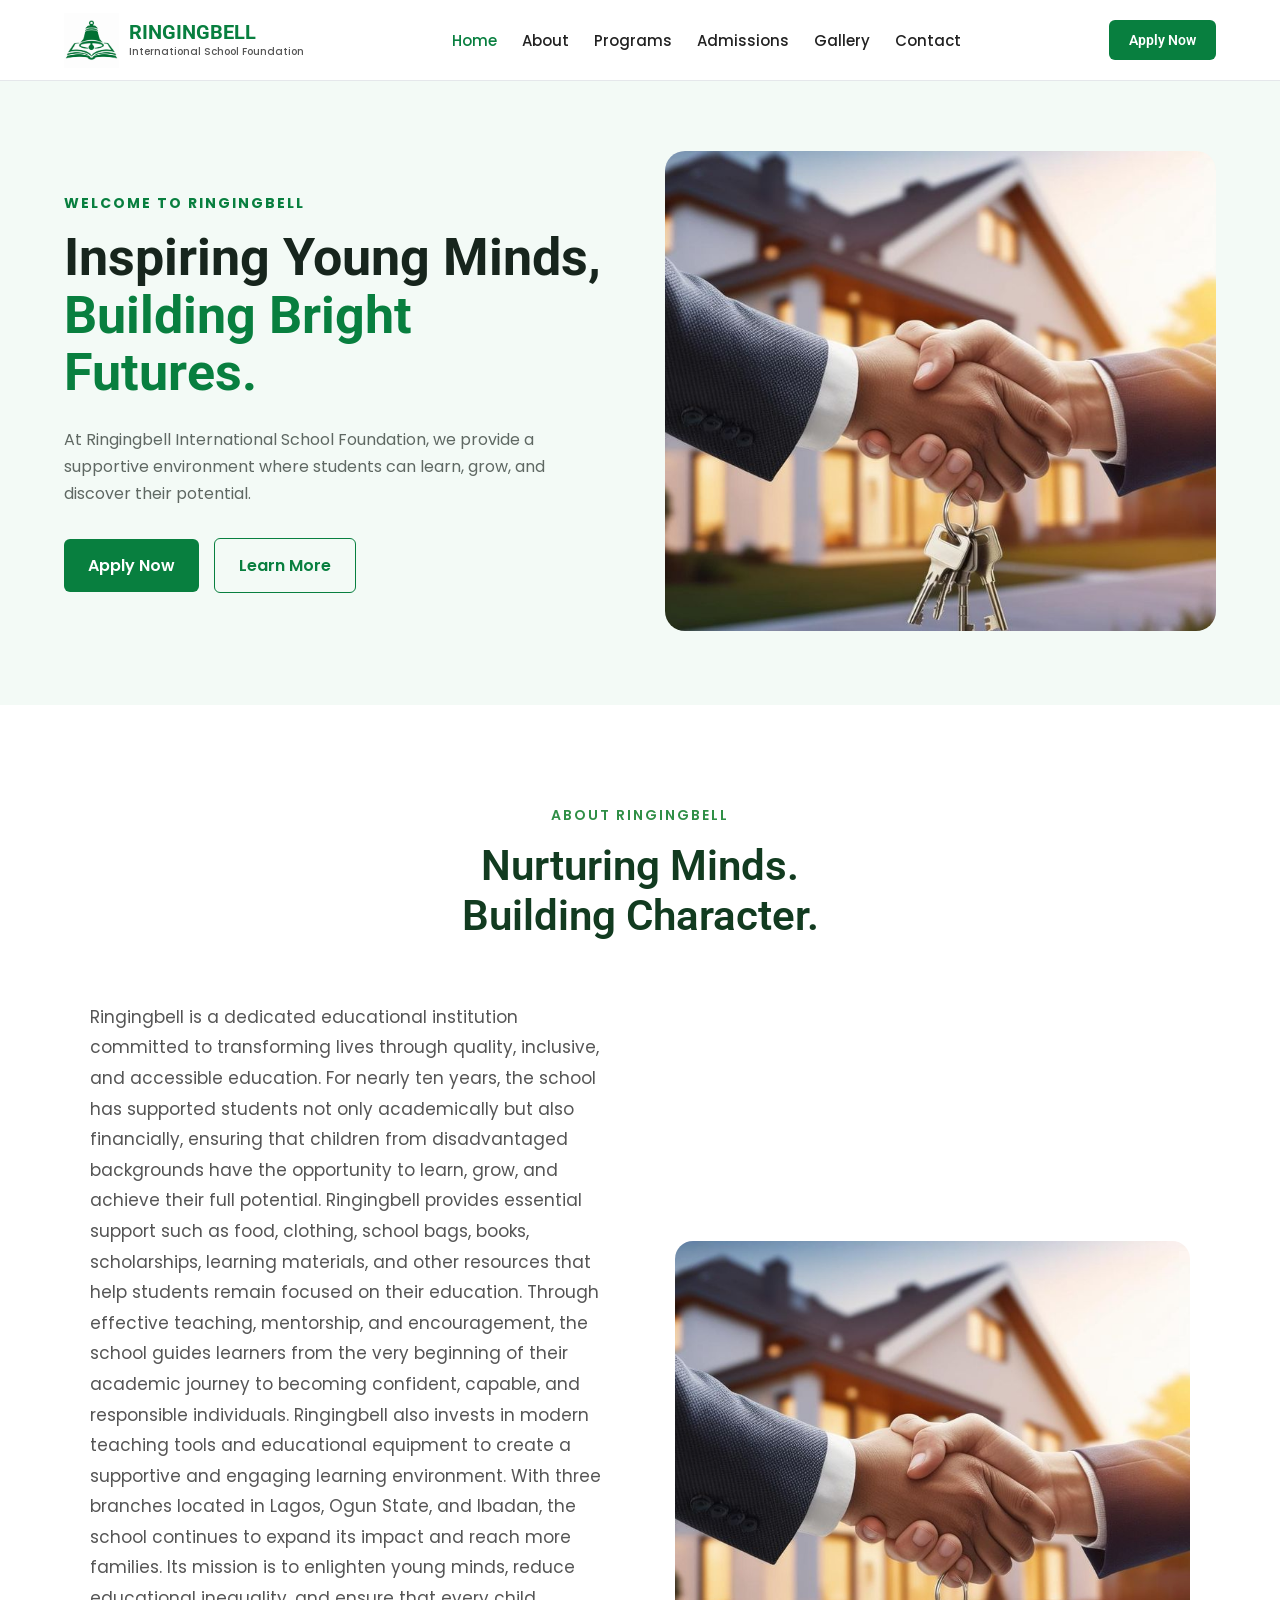
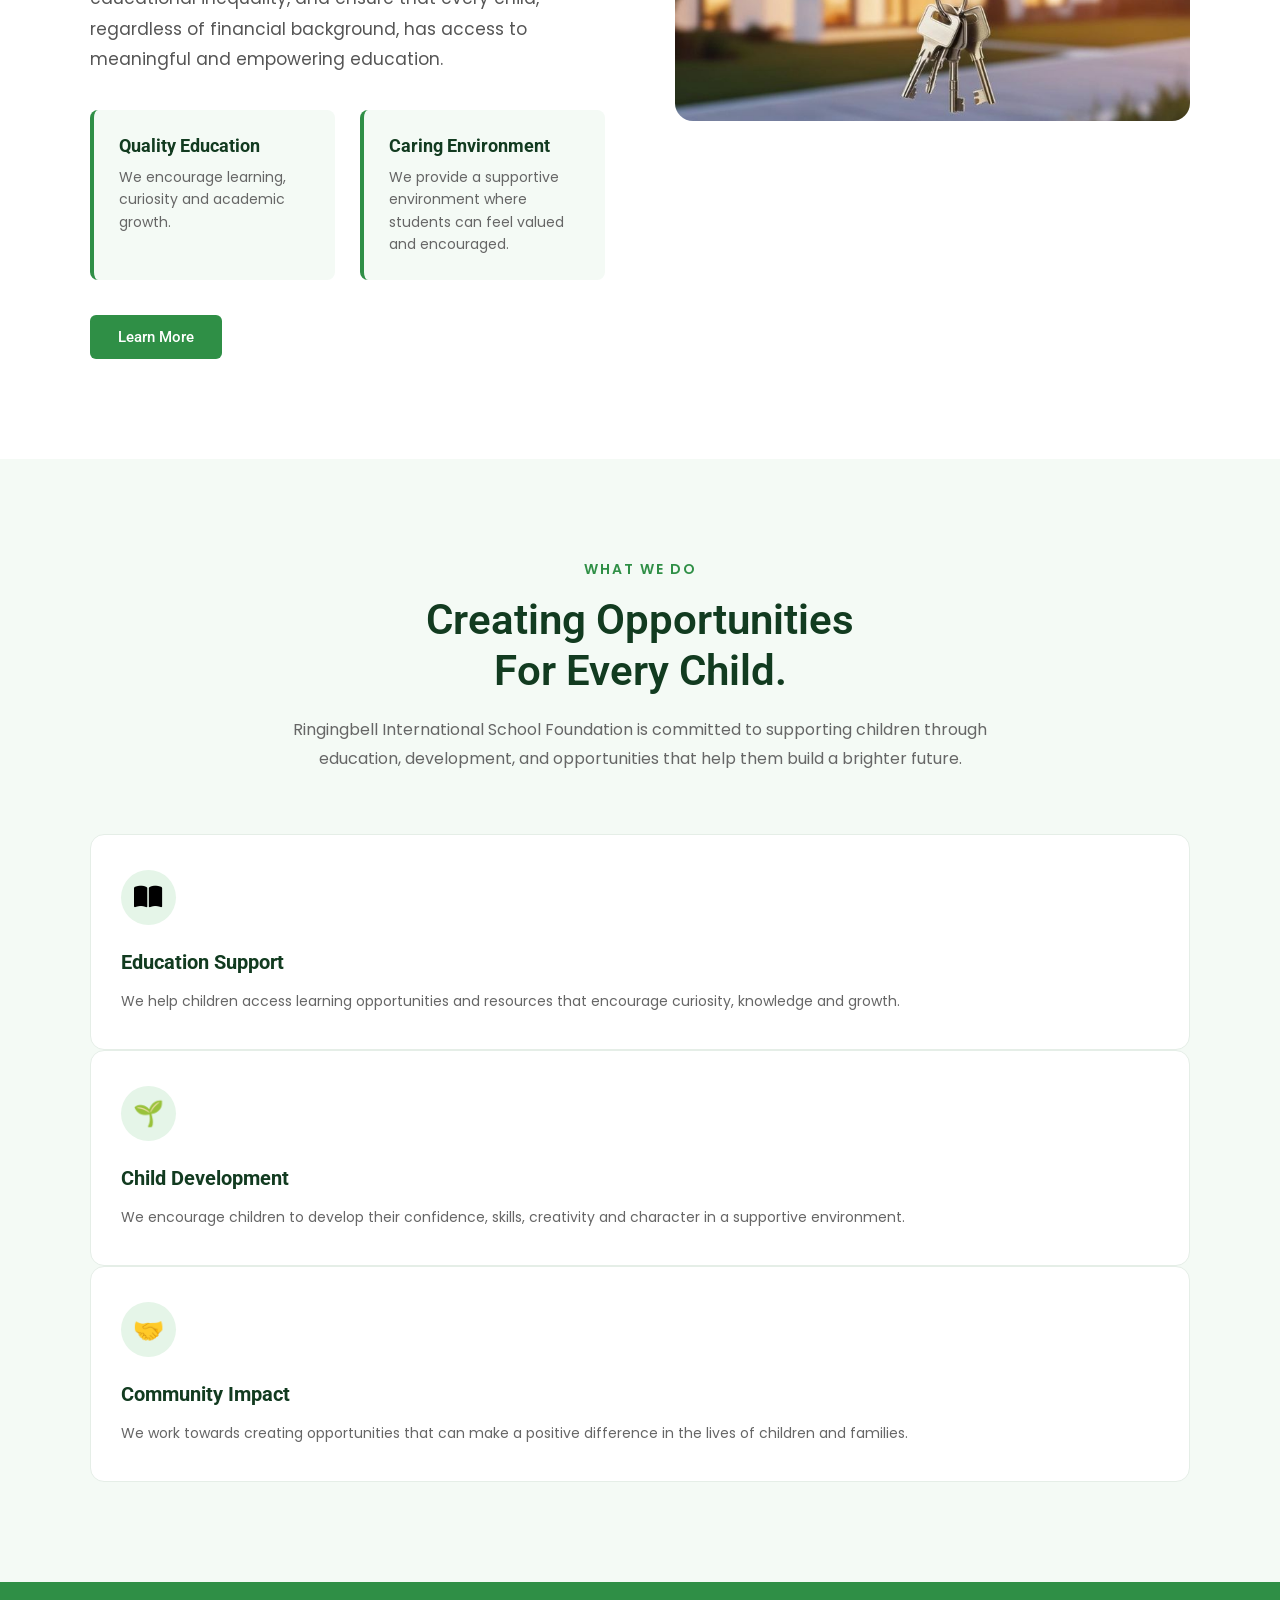
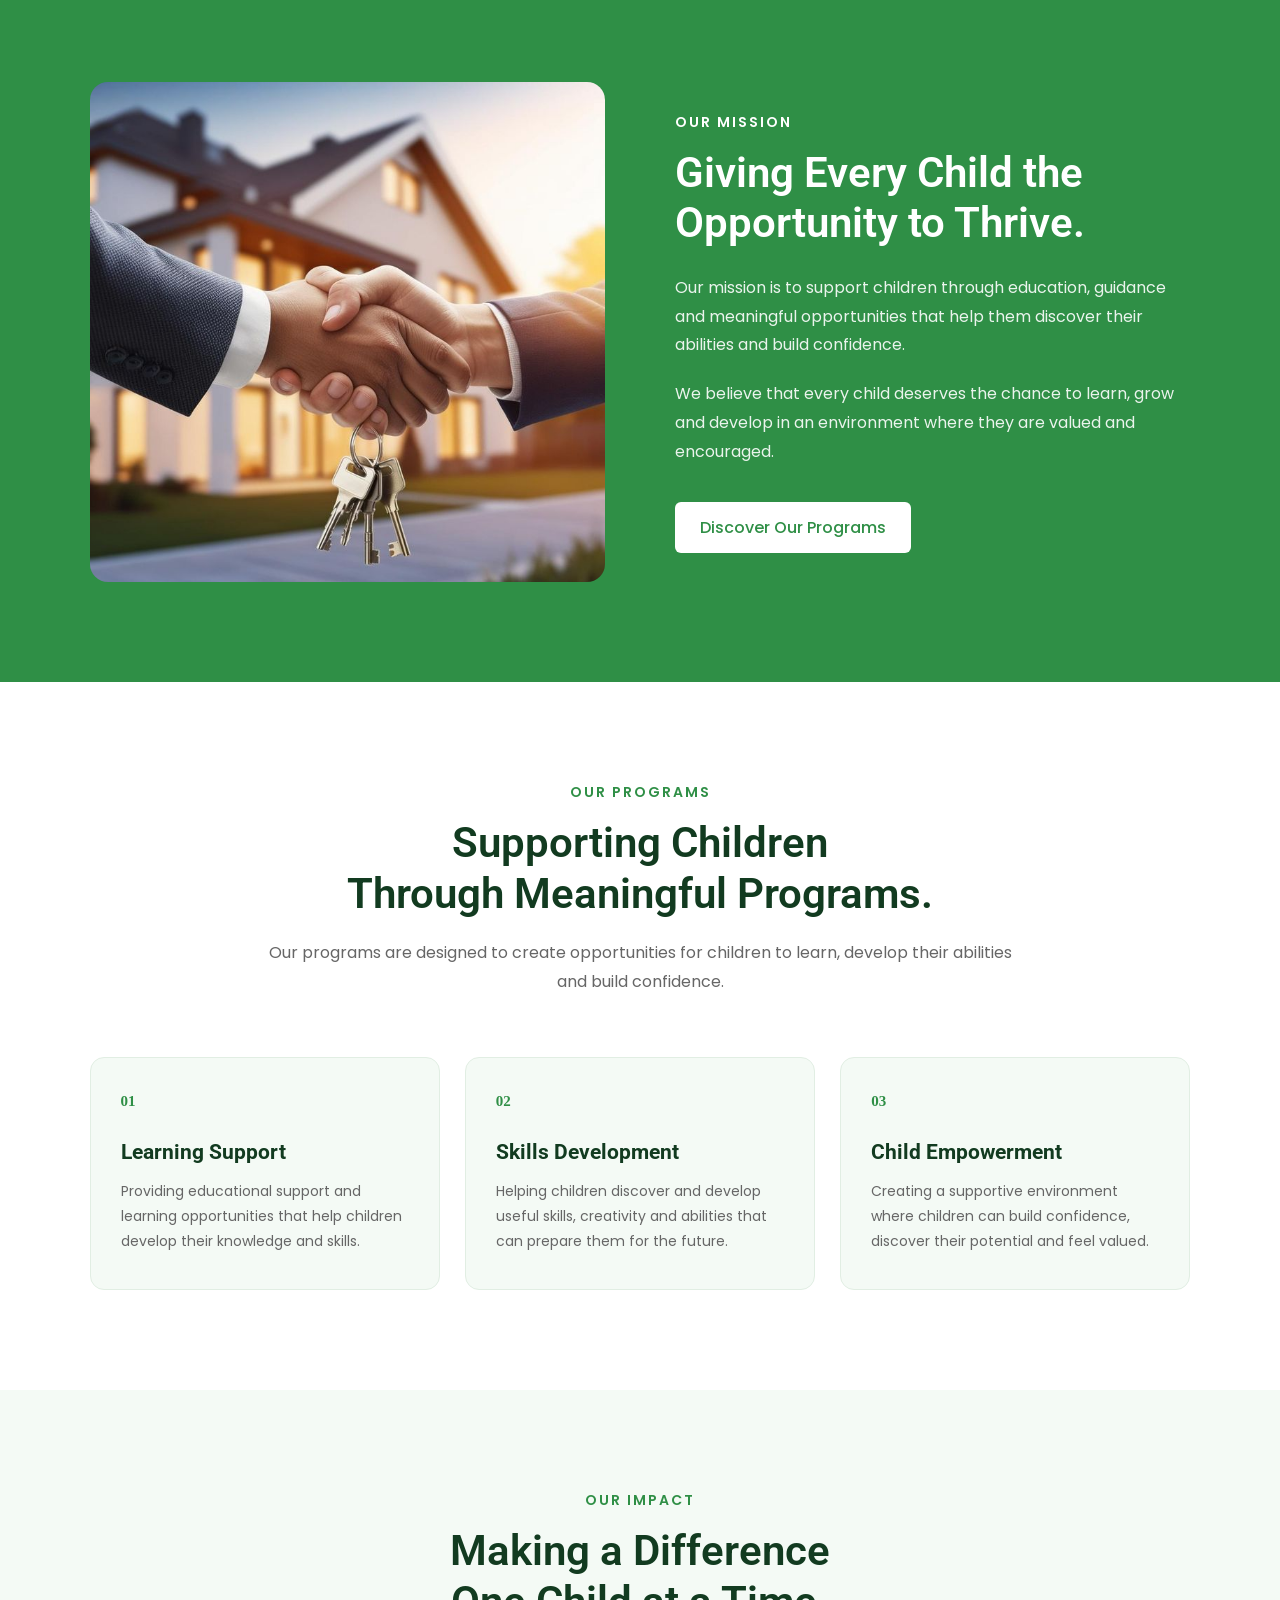
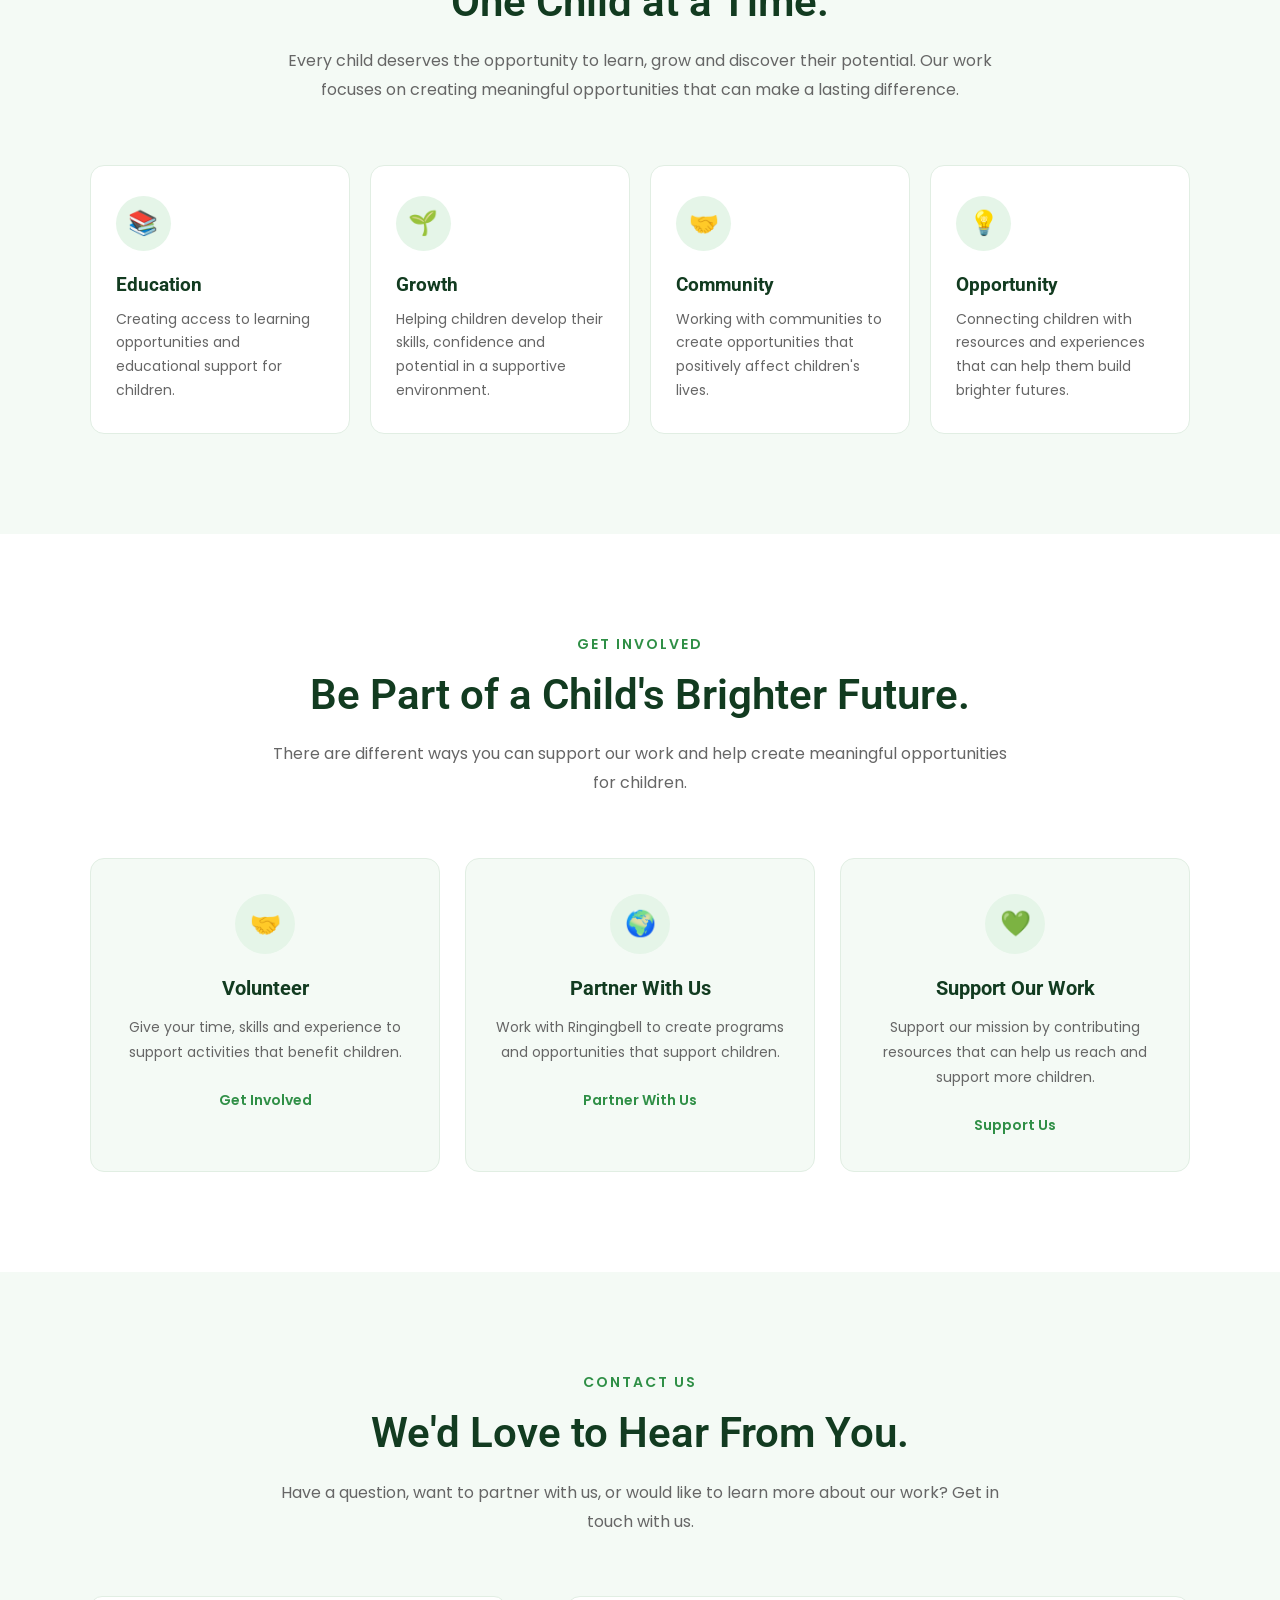
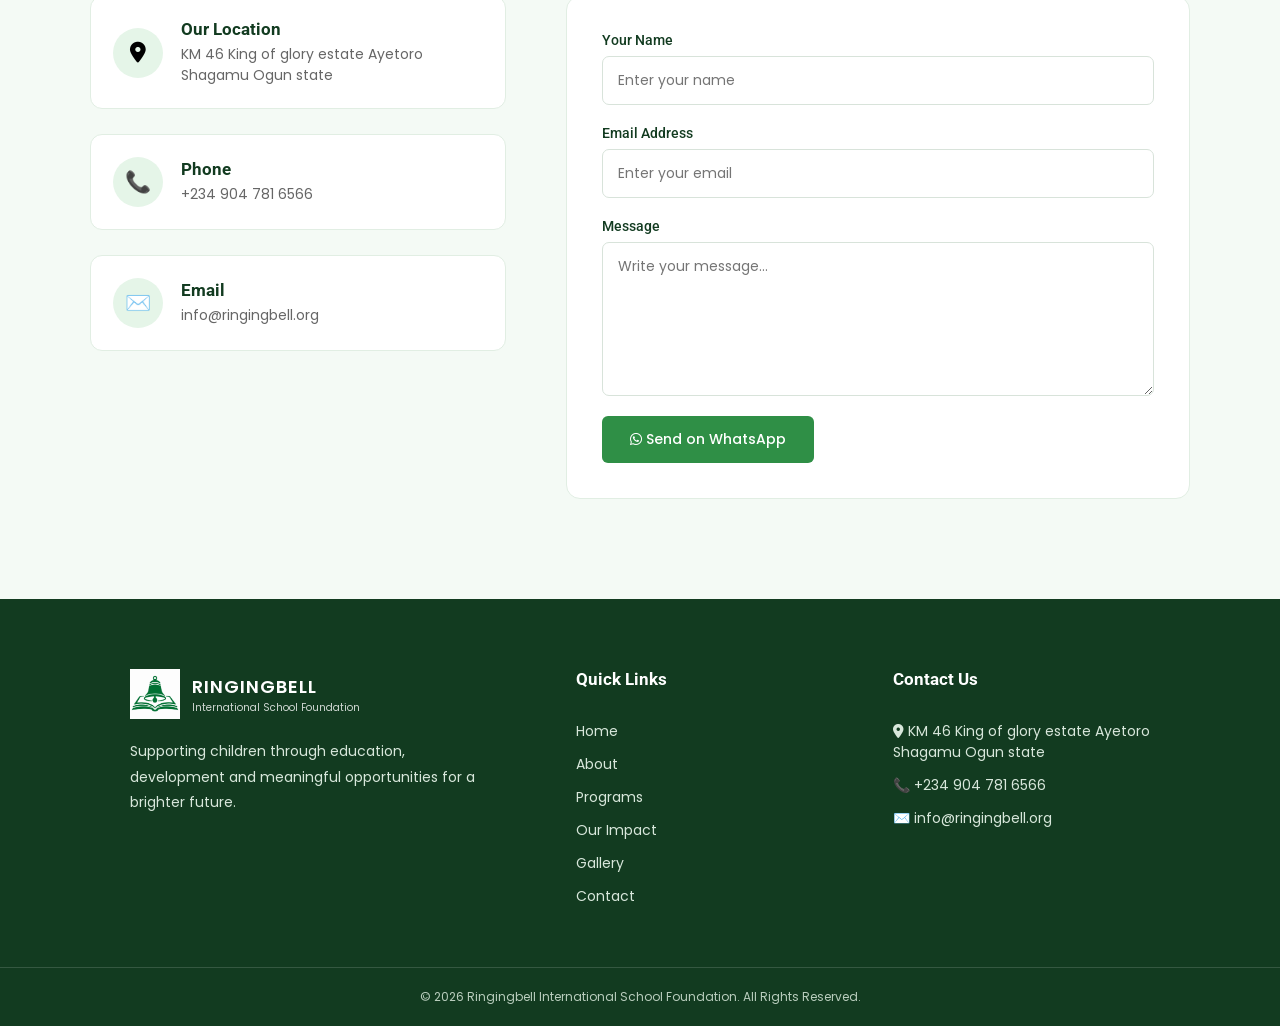
<file: index.html>
<!DOCTYPE html>
<html lang="en">
<head>
    <meta charset="UTF-8">
    <meta name="viewport" content="width=device-width, initial-scale=1.0">
    <title>Ringingbell International School Foundation</title>

    <link rel="preconnect" href="https://fonts.googleapis.com">
<link rel="preconnect" href="https://fonts.gstatic.com" crossorigin>
<link href="https://fonts.googleapis.com/css2?family=Poppins:ital,wght@0,300;0,400;0,500;0,600;0,700;1,400&family=Roboto:ital,wght@0,300;0,400;0,500;0,700;1,400&display=swap" rel="stylesheet">
<link
  rel="stylesheet"
  href="https://cdnjs.cloudflare.com/ajax/libs/font-awesome/6.5.2/css/all.min.css"
>
 <link rel="stylesheet" href="style.css">
</head>
<body>
<header class="header">
  <div class="header_container">

    <a href="index.html" class="logo">
      <img src="file_.png.jpg" alt="Ringingbell International School Foundation logo">
      <div class="school_name">
        <span>RINGINGBELL</span>
        <small>International School Foundation</small>
      </div>
    </a>

    <nav class="nav">
      <a href="index.html" class="active">Home</a>
      <a href="#about">About</a>
      <a href="#programs">Programs</a>
       <a href="#admissions">Admissions</a>
      <a href="gallery.html">Gallery</a>
      <a href="#contact">Contact</a>
    </nav>

    <button class="menu_btn" id="menuBtn">
  <i class="fa-solid fa-bars"></i>
</button>

    <a href="#admissions" class="admission_btn">Apply Now</a>

  </div>
</header>


<section class="hero">

  <div class="hero_content">

    <div class="hero_text">
      <p class="hero_small_text">WELCOME TO RINGINGBELL</p>

      <h1>
        Inspiring Young Minds,
        <span>Building Bright Futures.</span>
      </h1>

      <p class="hero_description">
        At Ringingbell International School Foundation,
        we provide a supportive environment where students
        can learn, grow, and discover their potential.
      </p>

      <div class="hero_buttons">
        <a href="#admissions" class="hero_btn">Apply Now</a>
        <a href="#about" class="hero_btn secondary_btn">Learn More</a>
      </div>
    </div>

    <div class="hero_image">
      <img
        src="bg-hero.jpeg"
        alt="Students at Ringingbell International School"
      >
    </div>

  </div>

</section>

<section class="about" id="about">

  <div class="about_heading">
    <p>ABOUT RINGINGBELL</p>

    <h2>
      Nurturing Minds.<br>
      Building Character.
    </h2>
  </div>

  <div class="about_main">

    <div class="about_content">

      <p>
       Ringingbell is a dedicated educational institution committed to transforming lives through quality, inclusive, and accessible education. For nearly ten years, 
       the school has supported students not only academically but also financially, ensuring that children from disadvantaged backgrounds have the opportunity to learn, 
       grow, and achieve their full potential. Ringingbell provides essential support such as food, clothing, school bags, books, scholarships, learning materials, and other 
       resources that help students remain focused on their education. Through effective teaching, mentorship, and encouragement, the school guides learners from the very 
       beginning of their academic journey to becoming confident, capable, and responsible individuals. Ringingbell also invests in modern teaching tools and educational
        equipment to create a supportive and engaging learning environment. With three branches located in Lagos, Ogun State, and Ibadan, the school continues to expand its
         impact and reach more families. Its mission is to 
       enlighten young minds, reduce educational inequality, and ensure that every child, regardless of financial background, has access to meaningful and empowering education.
      </p>

      <div class="about_features">

        <div class="about_feature">
          <h3>Quality Education</h3>
          <p>
            We encourage learning, curiosity and academic growth.
          </p>
        </div>

        <div class="about_feature">
          <h3>Caring Environment</h3>
          <p>
            We provide a supportive environment where students
            can feel valued and encouraged.
          </p>
        </div>

      </div>

      <a href="#" class="about_btn">Learn More</a>

    </div>

    <div class="about_image">
      <img
        src="bg-hero.jpeg"
        alt="Students at Ringingbell International School"
      >
    </div>

  </div>

</section>

<section class="what_we_do" id="academics">

  <div class="what_we_do_heading">
    <p>WHAT WE DO</p>

    <h2>
      Creating Opportunities<br>
      For Every Child.
    </h2>

    <p class="what_we_do_intro">
      Ringingbell International School Foundation is committed
      to supporting children through education, development,
      and opportunities that help them build a brighter future.
    </p>
  </div>

  <div class="what_we_do_card">

   <div class="what_we_do_icon">
  <i class="fa-solid fa-book-open"></i>
</div>

      <h3>Education Support</h3>

      <p>
        We help children access learning opportunities and
        resources that encourage curiosity, knowledge and growth.
      </p>
    </div>


    <div class="what_we_do_card">
      <div class="what_we_do_icon">
        🌱
      </div>

      <h3>Child Development</h3>

      <p>
        We encourage children to develop their confidence,
        skills, creativity and character in a supportive environment.
      </p>
    </div>


    <div class="what_we_do_card">
      <div class="what_we_do_icon">
        🤝
      </div>

      <h3>Community Impact</h3>

      <p>
        We work towards creating opportunities that can make
        a positive difference in the lives of children and families.
      </p>
    </div>

  </div>

</section>

<section class="mission" id="mission">

  <div class="mission_container">

    <div class="mission_image">
      <img
        src="bg-hero.jpeg"
        alt="Children learning together"
      >
    </div>

    <div class="mission_content">

      <p class="mission_label">OUR MISSION</p>

      <h2>
        Giving Every Child
        the Opportunity to Thrive.
      </h2>

      <p>
        Our mission is to support children through education,
        guidance and meaningful opportunities that help them
        discover their abilities and build confidence.
      </p>

      <p>
        We believe that every child deserves the chance to learn,
        grow and develop in an environment where they are valued
        and encouraged.
      </p>

      <a href="#programs" class="mission_btn">
        Discover Our Programs
      </a>

    </div>

  </div>

</section>


<section class="programs" id="programs">

  <div class="programs_heading">
    <p>OUR PROGRAMS</p>

    <h2>
      Supporting Children<br>
      Through Meaningful Programs.
    </h2>

    <p>
      Our programs are designed to create opportunities for children
      to learn, develop their abilities and build confidence.
    </p>
  </div>


  <div class="programs_cards">

    <div class="program_card">

      <div class="program_number">01</div>

      <h3>Learning Support</h3>

      <p>
        Providing educational support and learning opportunities
        that help children develop their knowledge and skills.
      </p>

    </div>


    <div class="program_card">

      <div class="program_number">02</div>

      <h3>Skills Development</h3>

      <p>
        Helping children discover and develop useful skills,
        creativity and abilities that can prepare them for the future.
      </p>

    </div>


    <div class="program_card">

      <div class="program_number">03</div>

      <h3>Child Empowerment</h3>

      <p>
        Creating a supportive environment where children can
        build confidence, discover their potential and feel valued.
      </p>

    </div>

  </div>

</section>


<section class="impact" id="impact">

  <div class="impact_heading">
    <p>OUR IMPACT</p>

    <h2>
      Making a Difference<br>
      One Child at a Time.
    </h2>

    <p>
      Every child deserves the opportunity to learn, grow and
      discover their potential. Our work focuses on creating
      meaningful opportunities that can make a lasting difference.
    </p>
  </div>


  <div class="impact_cards">

    <div class="impact_card">
      <div class="impact_icon">📚</div>

      <h3>Education</h3>

      <p>
        Creating access to learning opportunities and educational
        support for children.
      </p>
    </div>


    <div class="impact_card">
      <div class="impact_icon">🌱</div>

      <h3>Growth</h3>

      <p>
        Helping children develop their skills, confidence and
        potential in a supportive environment.
      </p>
    </div>


    <div class="impact_card">
      <div class="impact_icon">🤝</div>

      <h3>Community</h3>

      <p>
        Working with communities to create opportunities that
        positively affect children's lives.
      </p>
    </div>


    <div class="impact_card">
      <div class="impact_icon">💡</div>

      <h3>Opportunity</h3>

      <p>
        Connecting children with resources and experiences that
        can help them build brighter futures.
      </p>
    </div>

  </div>

</section>


<section class="get_involved" id="get-involved">

  <div class="get_involved_heading">

    <p>GET INVOLVED</p>

    <h2>
      Be Part of a Child's
      Brighter Future.
    </h2>

    <p>
      There are different ways you can support our work
      and help create meaningful opportunities for children.
    </p>

  </div>


  <div class="involvement_cards">

    <div class="involvement_card">

      <div class="involvement_icon">
        🤝
      </div>

      <h3>Volunteer</h3>

      <p>
        Give your time, skills and experience to support
        activities that benefit children.
      </p>

      <a href="#contact">Get Involved</a>

    </div>


    <div class="involvement_card">

      <div class="involvement_icon">
        🌍
      </div>

      <h3>Partner With Us</h3>

      <p>
        Work with Ringingbell to create programs and
        opportunities that support children.
      </p>

      <a href="#contact">Partner With Us</a>

    </div>


    <div class="involvement_card">

      <div class="involvement_icon">
        💚
      </div>

      <h3>Support Our Work</h3>

      <p>
        Support our mission by contributing resources
        that can help us reach and support more children.
      </p>

      <a href="#contact">Support Us</a>

    </div>

  </div>

</section>


<section class="contact" id="contact">

  <div class="contact_heading">
    <p>CONTACT US</p>

    <h2>
      We'd Love to Hear From You.
    </h2>

    <p>
      Have a question, want to partner with us, or would like
      to learn more about our work? Get in touch with us.
    </p>
  </div>


  <div class="contact_container">

    <div class="contact_info">

      <div class="contact_item">
        <div class="contact_icon">
  <i class="fa-solid fa-location-dot"></i>
</div>

        <div>
          <h3>Our Location</h3>
          <p>KM 46 King of glory estate Ayetoro Shagamu Ogun state</p>
        </div>
      </div>


      <div class="contact_item">
        <div class="contact_icon">📞</div>

        <div>
          <h3>Phone</h3>
          <p>+234 904 781 6566</p>
        </div>
      </div>


      <div class="contact_item">
        <div class="contact_icon">✉️</div>

        <div>
          <h3>Email</h3>
          <p>info@ringingbell.org</p>
        </div>
      </div>

    </div>


   <form class="contact_form" id="contactForm">

  <div class="form_group">
    <label for="name">Your Name</label>

    <input
      type="text"
      id="name"
      name="name"
      placeholder="Enter your name"
      required
    >
  </div>


  <div class="form_group">
    <label for="email">Email Address</label>

    <input
      type="email"
      id="email"
      name="email"
      placeholder="Enter your email"
      required
    >
  </div>


  <div class="form_group">
    <label for="message">Message</label>

    <textarea
      id="message"
      name="message"
      rows="6"
      placeholder="Write your message..."
      required
    ></textarea>
  </div>


  <button type="submit" class="contact_btn">
    <i class="fa-brands fa-whatsapp"></i>
    Send on WhatsApp
  </button>

</form>


  </div>

</section>


<footer class="footer">

  <div class="footer_container">

    <div class="footer_about">

      <a href="index.html" class="footer_logo">
        <img
          src="file_.png.jpg"
          alt="Ringingbell International School Foundation logo"
        >

        <div>
          <span>RINGINGBELL</span>
          <small>International School Foundation</small>
        </div>
      </a>

      <p>
        Supporting children through education, development
        and meaningful opportunities for a brighter future.
      </p>

    </div>


    <div class="footer_links">

      <h3>Quick Links</h3>

      <a href="index.html">Home</a>
      <a href="#about">About</a>
      <a href="#programs">Programs</a>
      <a href="#impact">Our Impact</a>
      <a href="gallery.html">Gallery</a>
      <a href="#contact">Contact</a>

    </div>


    <div class="footer_contact">

      <h3>Contact Us</h3>

      <p>
  <i class="fa-solid fa-location-dot"></i> KM 46 King of glory estate Ayetoro Shagamu Ogun state</p>
      <p>📞 +234 904 781 6566</p>
      <p>✉️ info@ringingbell.org</p>

    </div>

  </div>


  <div class="footer_bottom">

    <p>
      © 2026 Ringingbell International School Foundation.
      All Rights Reserved.
    </p>

  </div>

</footer>

<script src="index.js"></script>
</body>
</html>
</file>
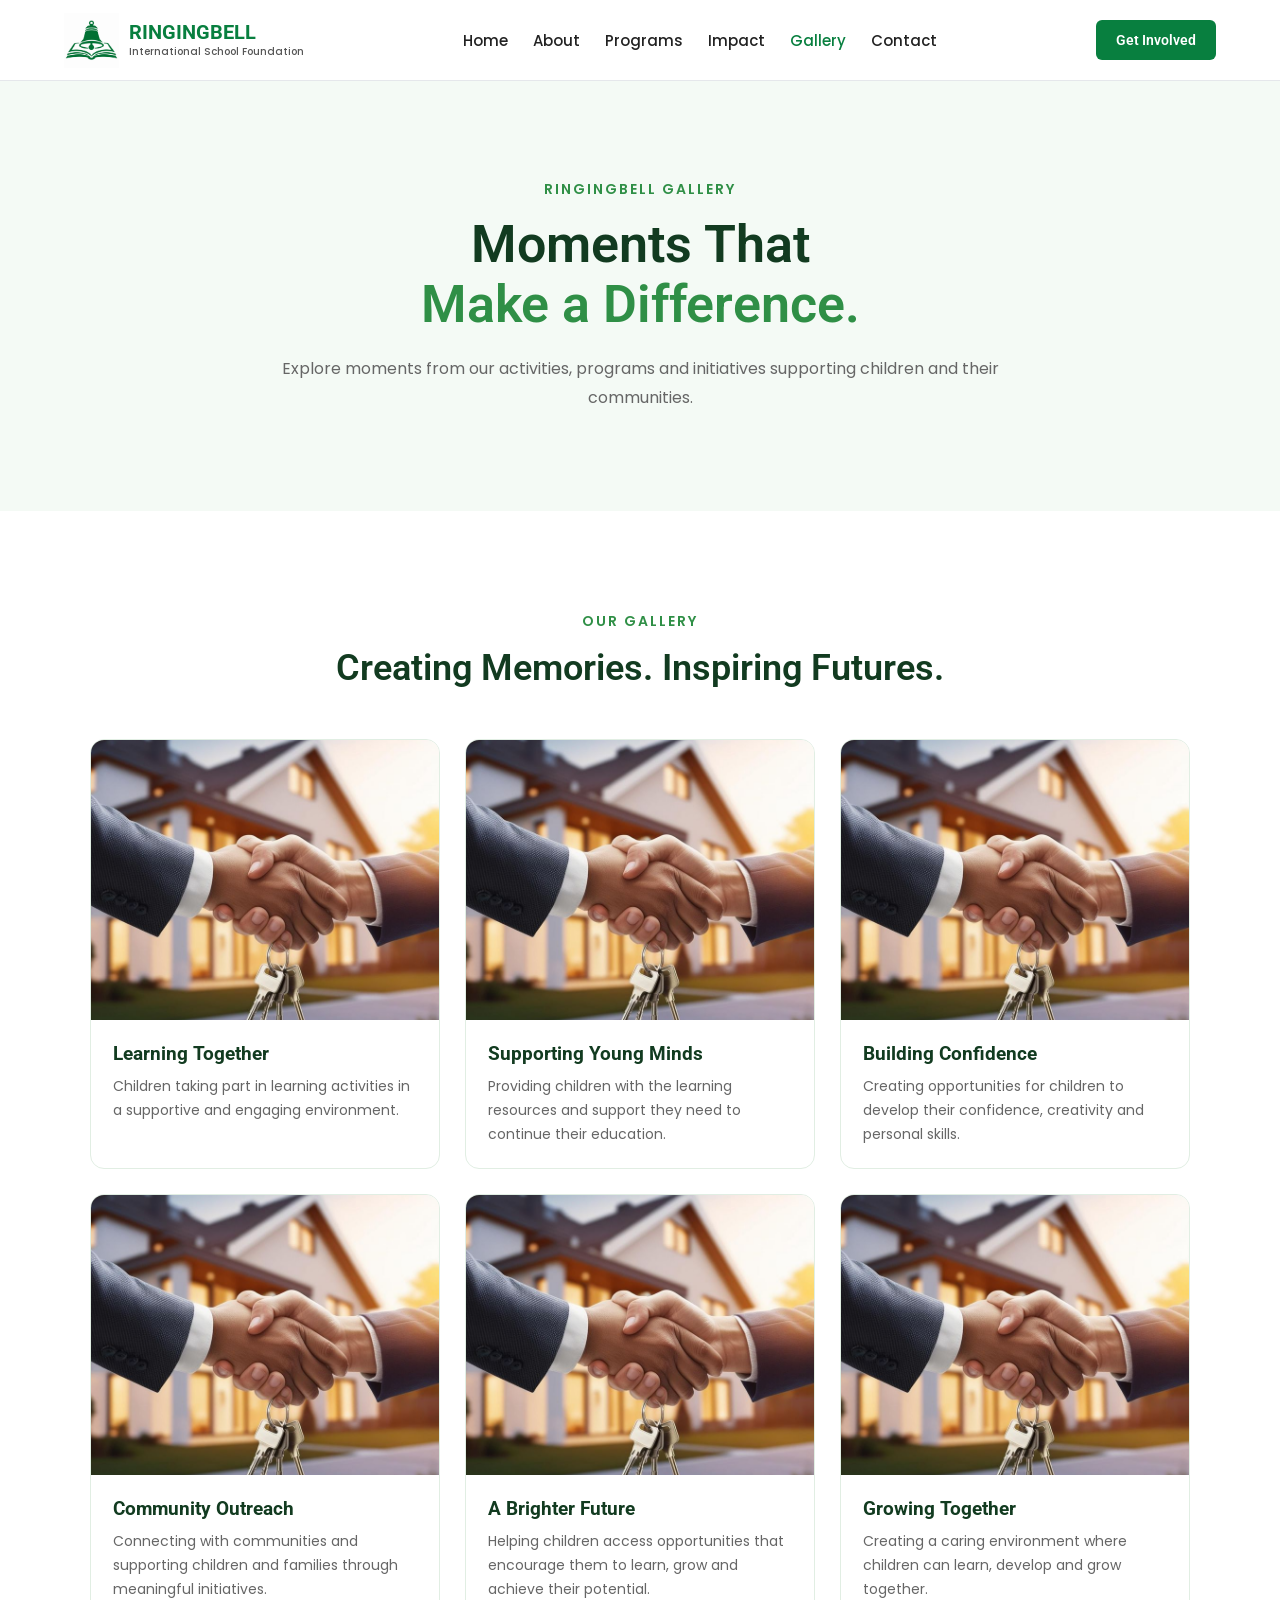
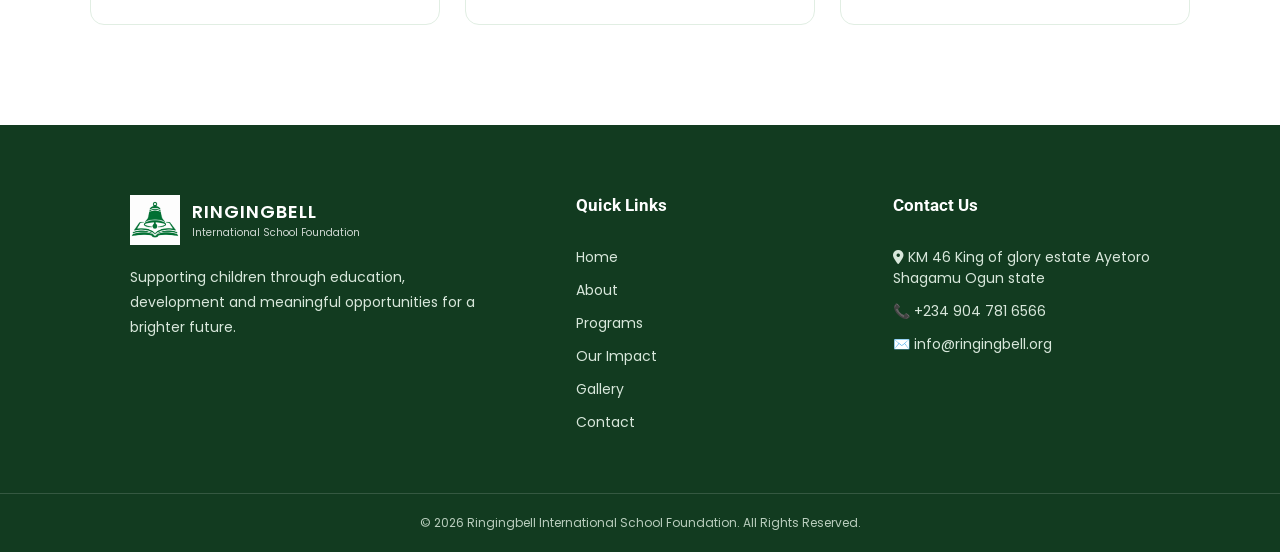
<file: gallery.html>
<!DOCTYPE html>
<html lang="en">

<head>
  <meta charset="UTF-8">
  <meta name="viewport" content="width=device-width, initial-scale=1.0">

  <title>Gallery | Ringingbell International School Foundation</title>

  <link rel="preconnect" href="https://fonts.googleapis.com">
  <link rel="preconnect" href="https://fonts.gstatic.com" crossorigin>

  <link
    href="https://fonts.googleapis.com/css2?family=Poppins:wght@300;400;500;600;700&family=Roboto:wght@300;400;500;700&display=swap"
    rel="stylesheet"
  >
  <link
  rel="stylesheet"
  href="https://cdnjs.cloudflare.com/ajax/libs/font-awesome/6.5.2/css/all.min.css"
>

  <link rel="stylesheet" href="style.css">
  <link rel="stylesheet" href="gallery.css">
</head>

<body>

  <!-- HEADER -->
<header class="header">

  <div class="header_container">

    <a href="index.html" class="logo">
      <img src="file_.png.jpg" alt="Ringingbell International School Foundation logo">
      <div class="school_name">
        <span>RINGINGBELL</span>
        <small>International School Foundation</small>
      </div>
    </a>

    <nav class="nav">
      <a href="index.html">Home</a>
      <a href="index.html#about">About</a>
      <a href="index.html#programs">Programs</a>
      <a href="index.html#impact">Impact</a>
      <a href="gallery.html" class="active">Gallery</a>
      <a href="index.html#contact">Contact</a>
    </nav>

    <button class="menu_btn" id="menuBtn">
      <i class="fa-solid fa-bars"></i>
    </button>

    <a href="index.html#get-involved" class="admission_btn">
      Get Involved
    </a>

  </div>

</header>


  <!-- GALLERY HERO -->

  <section class="gallery_hero">

    <div class="gallery_hero_content">

      <p>RINGINGBELL GALLERY</p>

      <h1>
        Moments That
        <span>Make a Difference.</span>
      </h1>

      <p>
        Explore moments from our activities, programs and
        initiatives supporting children and their communities.
      </p>

    </div>

  </section>

<section class="gallery">

  <div class="gallery_heading">

    <p>OUR GALLERY</p>

    <h2>Creating Memories. Inspiring Futures.</h2>

  </div>


  <div class="gallery_grid">

    <!-- Gallery Item 1 -->
    <div class="gallery_item">

      <img
        src="bg-hero.jpeg"
        alt="Children learning together"
      >

      <div class="gallery_content">
        <h3>Learning Together</h3>

        <p>
          Children taking part in learning activities in a
          supportive and engaging environment.
        </p>
      </div>

    </div>


    <!-- Gallery Item 2 -->
    <div class="gallery_item">

      <img
        src="bg-hero.jpeg"
        alt="Students receiving educational support"
      >

      <div class="gallery_content">
        <h3>Supporting Young Minds</h3>

        <p>
          Providing children with the learning resources and
          support they need to continue their education.
        </p>
      </div>

    </div>


    <!-- Gallery Item 3 -->
    <div class="gallery_item">

      <img
        src="bg-hero.jpeg"
        alt="Children participating in activities"
      >

      <div class="gallery_content">
        <h3>Building Confidence</h3>

        <p>
          Creating opportunities for children to develop their
          confidence, creativity and personal skills.
        </p>
      </div>

    </div>


    <!-- Gallery Item 4 -->
    <div class="gallery_item">

      <img
        src="bg-hero.jpeg"
        alt="Community outreach activity"
      >

      <div class="gallery_content">
        <h3>Community Outreach</h3>

        <p>
          Connecting with communities and supporting children
          and families through meaningful initiatives.
        </p>
      </div>

    </div>


    <!-- Gallery Item 5 -->
    <div class="gallery_item">

      <img
        src="bg-hero.jpeg"
        alt="Children participating in an educational program"
      >

      <div class="gallery_content">
        <h3>A Brighter Future</h3>

        <p>
          Helping children access opportunities that encourage
          them to learn, grow and achieve their potential.
        </p>
      </div>

    </div>


    <!-- Gallery Item 6 -->
    <div class="gallery_item">

      <img
        src="bg-hero.jpeg"
        alt="Children growing and learning together"
      >

      <div class="gallery_content">
        <h3>Growing Together</h3>

        <p>
          Creating a caring environment where children can
          learn, develop and grow together.
        </p>
      </div>

    </div>

  </div>

</section>

  <!-- FOOTER -->

  <footer class="footer">

    <div class="footer_container">

      <div class="footer_about">

        <a href="index.html" class="footer_logo">

          <img
            src="file_.png.jpg"
            alt="Ringingbell International School Foundation logo"
          >

          <div>
            <span>RINGINGBELL</span>
            <small>International School Foundation</small>
          </div>

        </a>

        <p>
          Supporting children through education, development
          and meaningful opportunities for a brighter future.
        </p>

      </div>


      <div class="footer_links">

        <h3>Quick Links</h3>

        <a href="index.html">Home</a>
        <a href="index.html#about">About</a>
        <a href="index.html#programs">Programs</a>
        <a href="index.html#impact">Our Impact</a>
        <a href="gallery.html">Gallery</a>
        <a href="index.html#contact">Contact</a>

      </div>


      <div class="footer_contact">

        <h3>Contact Us</h3>

        <p> <i class="fa-solid fa-location-dot"> </i>  KM 46 King of glory estate Ayetoro Shagamu Ogun state</p>
        <p>📞 +234 904 781 6566</p>
        <p>✉️ info@ringingbell.org</p>

      </div>

    </div>


    <div class="footer_bottom">

      <p>
        © 2026 Ringingbell International School Foundation.
        All Rights Reserved.
      </p>

    </div>

  </footer>
<script src="index.js"></script>
</body>

</html>
</file>
<file: style.css>
*{
    margin: 0;
    padding: 0;
    box-sizing: border-box;
}

/* =================================
           HEADER
==================================== */


h1, h2, h3, button {
    font-family: "Roboto", sans-serif;
}

p, a {
    font-family: "Poppins", sans-serif;
}
.header{
    width: 100%;
    background-color: #ffffff;
    border-bottom: 1px solid #e5e7eb;
}

.header_container{
    width: 90%;
    max-width: 1700px;
    min-height: 80px;
    margin: 0 auto;

    display: flex;
    align-items: center;
    justify-content: space-between;
    gap: 30px;
}

/*  LOGO  */

.logo{
    display: flex;
    align-items: center;
    gap: 10px;
    text-decoration: none;
}

.logo img{
    width: 55px;
    height: 55px;
    object-fit: contain;
}

.school_name{
    display: flex;
    flex-direction: column;
}

.school_name span{
    color: #087f3f;
    font-size: 20px;
    font-weight: 700;
    font-family: "Roboto", sans-serif;
}

.school_name small{
    color: #555;
    font-size: 10px;
    font-weight: 500;
    font-family: "Poppins", sans-serif;
}

/* NAVIGATION   */

.nav{
    display: flex;
    align-items: center;
    gap: 25px;
}

.nav a{
    color: #222;
    text-decoration: none;
    font-size: 15px;
    font-weight: 500;
    transition: 0.3s;
    font-family: "Poppins", sans-serif;
}

.nav a:hover,
.nav a.active{
color: #087f3f;
}

/* ADMISSION BUTTON */

.admission_btn {
    padding: 12px 20px;
    background-color: #087f3f;
    color: #ffffff;
    text-decoration: none;
    border-radius: 6px;
    font-size: 14px;
    font-weight: 600;
    transition: 0.3s;
    font-family: "Roboto", sans-serif;
}

.admission_btn:hover{
    background-color: #35d982;
}



/* =========================
   MOBILE MENU BUTTON
========================= */

.menu_btn {
  display: none;

  border: none;
  background: transparent;

  font-size: 28px;
  color: #123b20;

  cursor: pointer;
}

@media (max-width: 800px) {

  .header_container {
    position: relative;
  }

  .menu_btn {
    display: flex;
    align-items: center;
    justify-content: center;

    width: 42px;
    height: 42px;

    border: none;
    background: transparent;

    color: #123b20;
    font-size: 25px;

    cursor: pointer;
  }

  .nav {
    display: none;

    position: absolute;
    top: calc(100% + 12px);
    right: 5%;

    width: min(240px, 85vw);

    padding: 20px;

    background-color: #ffffff;

    flex-direction: column;
    gap: 5px;

    border-radius: 12px;

    box-shadow: 0 12px 30px rgba(0, 0, 0, 0.12);

    z-index: 1000;
  }

  .nav.show {
    display: flex;
  }

  .nav a {
    display: block;

    width: 100%;

    padding: 12px 10px;

    color: #123b20;
    text-decoration: none;

    border-radius: 6px;

    font-size: 14px;
  }

  .nav a:hover,
  .nav a.active {
    background-color: #f4faf5;
    color: #2f8f46;
  }

  .admission_btn {
    display: none;
  }

}




/* =========================
   HERO
========================= */

.hero {
  width: 100%;
  background-color: #f3faf6;
  padding: 70px 0;
}

.hero_content {
  width: 90%;
  max-width: 1200px;
  margin: 0 auto;

  display: flex;
  align-items: center;
  justify-content: space-between;
  gap: 50px;
}

/* HERO TEXT */

.hero_text {
  flex: 1;
}

.hero_small_text {
  color: #087f3f;
  font-size: 14px;
  font-weight: 700;
  letter-spacing: 2px;
  margin-bottom: 15px;
  font-family: "Poppins", sans-serif;
}

.hero_text h1 {
  color: #17251d;
  font-size: 52px;
  line-height: 1.1;
  font-family: "Roboto", sans-serif;
  margin-bottom: 25px;
}

.hero_text h1 span {
  display: block;
  color: #087f3f;
  font-family: "Roboto", sans-serif;
}

.hero_description {
  max-width: 550px;
  color: #5f6863;
  font-size: 16px;
  line-height: 1.7;
  margin-bottom: 30px;
  font-family:"Poppins", sans-serif ;
}

/* BUTTONS */

.hero_buttons {
  display: flex;
  align-items: center;
  gap: 15px;
  font-family: "Roboto", sans-serif;
}

.hero_btn {
  padding: 14px 24px;
  background-color: #087f3f;
  color: white;
  text-decoration: none;
  border-radius: 6px;
  font-weight: 600;
  transition: 0.3s;
}

.hero_btn:hover {
  background-color: #056331;
}

.secondary_btn {
  background-color: transparent;
  color: #087f3f;
  border: 1px solid #087f3f;
}

.secondary_btn:hover {
  background-color: #087f3f;
  color: white;
}

/* HERO IMAGE */

.hero_image {
  flex: 1;
}

.hero_image img {
  width: 100%;
  height: 480px;
  object-fit: cover;
  border-radius: 20px;
  font-family: "Poppins", sans-serif;
}

/* =========================
   MOBILE
========================= */

@media (max-width: 768px) {

  .hero {
    padding: 50px 0;
  }

  .hero_content {
    flex-direction: column;
  }

  .hero_text h1 {
    font-size: 38px;
  }

  .hero_image {
    width: 100%;
  }

  .hero_image img {
    height: 350px;
  }

}



/* =========================
   ABOUT SECTION
========================= */

.about {
  padding: 100px 7%;
  background-color: #ffffff;
}

.about_heading {
  text-align: center;
  margin-bottom: 60px;
}

.about_heading p {
  color: #2f8f46;
  font-size: 14px;
  font-weight: 600;
  letter-spacing: 2px;
  margin-bottom: 15px;
}

.about_heading h2 {
  color: #123b20;
  font-size: 42px;
  line-height: 1.2;
  font-weight: 600;
}

/* MAIN CONTENT */

.about_main {
  max-width: 1200px;
  margin: auto;

  display: grid;
  grid-template-columns: 1fr 1fr;
  gap: 70px;

  align-items: center;
}

/* TEXT */

.about_content > p {
  color: #555;
  font-size: 17px;
  line-height: 1.8;
  margin-bottom: 35px;
}

.about_features {
  display: grid;
  grid-template-columns: 1fr 1fr;
  gap: 25px;
  margin-bottom: 35px;
}

.about_feature {
  padding: 25px;
  background-color: #f4faf5;
  border-left: 4px solid #2f8f46;
  border-radius: 8px;
}

.about_feature h3 {
  color: #123b20;
  font-size: 18px;
  margin-bottom: 10px;
}

.about_feature p {
  color: #666;
  font-size: 14px;
  line-height: 1.6;
  
}

/* BUTTON */

.about_btn {
  display: inline-block;
  padding: 13px 28px;

  background-color: #2f8f46;
  color: white;

  text-decoration: none;
  border-radius: 6px;

  font-family: "Roboto", sans-serif;
  font-size: 15px;
  font-weight: 500;

  transition: 0.3s;
}

.about_btn:hover {
  background-color: #236d35;
}

/* IMAGE */

.about_image {
  width: 100%;
  height: 480px;
  overflow: hidden;
  border-radius: 18px;
}

.about_image img {
  width: 100%;
  height: 100%;
  object-fit: cover;
  display: block;
}


/* =========================
   ABOUT RESPONSIVE
========================= */

@media (max-width: 800px) {

  .about {
    padding: 70px 5%;
  }

  .about_heading h2 {
    font-size: 32px;
  }

  .about_main {
    grid-template-columns: 1fr;
    gap: 40px;
  }

  .about_image {
    height: 350px;
    order: -1;
  }

  .about_features {
    grid-template-columns: 1fr;
  }
}



/* =========================
   WHAT WE DO
========================= */

.what_we_do {
  padding: 100px 7%;
  background-color: #f4faf5;
}

.what_we_do_heading {
  max-width: 750px;
  margin: 0 auto 60px;
  text-align: center;
}

.what_we_do_heading > p:first-child {
  color: #2f8f46;
  font-size: 14px;
  font-weight: 600;
  letter-spacing: 2px;
  margin-bottom: 15px;
}

.what_we_do_heading h2 {
  color: #123b20;
  font-size: 42px;
  line-height: 1.2;
  font-weight: 600;
  margin-bottom: 20px;
}

.what_we_do_intro {
  color: #666;
  font-size: 16px;
  line-height: 1.8;
}


/* CARDS */

.what_we_do_cards {
  max-width: 1200px;
  margin: auto;

  display: grid;
  grid-template-columns: repeat(3, 1fr);
  gap: 25px;
}

.what_we_do_card {
  background-color: white;
  padding: 35px 30px;

  border-radius: 14px;

  border: 1px solid #e5eee7;

  transition: 0.3s;
}

.what_we_do_card:hover {
  transform: translateY(-8px);
}

.what_we_do_icon {
  width: 55px;
  height: 55px;

  display: flex;
  align-items: center;
  justify-content: center;

  background-color: #e5f5e8;

  border-radius: 50%;

  font-size: 25px;

  margin-bottom: 25px;
}

.what_we_do_card h3 {
  color: #123b20;
  font-size: 20px;
  margin-bottom: 15px;
}

.what_we_do_card p {
  color: #666;
  font-size: 14px;
  line-height: 1.8;
}


/* =========================
   MOBILE
========================= */

@media (max-width: 800px) {

  .what_we_do {
    padding: 70px 5%;
  }

  .what_we_do_heading h2 {
    font-size: 32px;
  }

  .what_we_do_cards {
    grid-template-columns: 1fr;
  }

}


/* =========================
   OUR MISSION
========================= */

.mission {
  padding: 100px 7%;
  background-color: #2f8f46;
}

.mission_container {
  max-width: 1200px;
  margin: auto;

  display: grid;
  grid-template-columns: 1fr 1fr;
  gap: 70px;

  align-items: center;
}

/* IMAGE */

.mission_image {
  height: 500px;
  overflow: hidden;
  border-radius: 18px;
}

.mission_image img {
  width: 100%;
  height: 100%;
  object-fit: cover;
  display: block;
}

/* CONTENT */

.mission_content {
  color: white;
}

.mission_label {
  font-size: 14px;
  font-weight: 600;
  letter-spacing: 2px;
  margin-bottom: 15px;
}

.mission_content h2 {
  font-size: 42px;
  line-height: 1.2;
  font-weight: 600;
  margin-bottom: 25px;
}

.mission_content > p:not(.mission_label) {
  font-size: 16px;
  line-height: 1.8;
  margin-bottom: 20px;
  opacity: 0.9;
}

.mission_btn {
  display: inline-block;
  margin-top: 15px;

  padding: 13px 25px;

  background-color: white;
  color: #2f8f46;

  text-decoration: none;
  border-radius: 6px;

  font-weight: 500;

  transition: 0.3s;
}

.mission_btn:hover {
  background-color: #eaf6ec;
}


/* =========================
   MOBILE
========================= */

@media (max-width: 800px) {

  .mission {
    padding: 70px 5%;
  }

  .mission_container {
    grid-template-columns: 1fr;
    gap: 40px;
  }

  .mission_image {
    height: 350px;
  }

  .mission_content h2 {
    font-size: 32px;
  }

}




/* =========================
   PROGRAMS
========================= */

.programs {
  padding: 100px 7%;
  background-color: #ffffff;
}

.programs_heading {
  max-width: 750px;
  margin: 0 auto 60px;
  text-align: center;
}

.programs_heading > p:first-child {
  color: #2f8f46;
  font-size: 14px;
  font-weight: 600;
  letter-spacing: 2px;
  margin-bottom: 15px;
}

.programs_heading h2 {
  color: #123b20;
  font-size: 42px;
  line-height: 1.2;
  font-weight: 600;
  margin-bottom: 20px;
}

.programs_heading > p:last-child {
  color: #666;
  font-size: 16px;
  line-height: 1.8;
}


/* PROGRAM CARDS */

.programs_cards {
  max-width: 1200px;
  margin: auto;

  display: grid;
  grid-template-columns: repeat(3, 1fr);
  gap: 25px;
}

.program_card {
  padding: 35px 30px;

  background-color: #f4faf5;

  border-radius: 14px;

  border: 1px solid #e1eee3;

  transition: 0.3s;
}

.program_card:hover {
  transform: translateY(-8px);
}

.program_number {
  color: #2f8f46;
  font-size: 15px;
  font-weight: 600;

  margin-bottom: 30px;
}

.program_card h3 {
  color: #123b20;
  font-size: 21px;
  margin-bottom: 15px;
}

.program_card p {
  color: #666;
  font-size: 14px;
  line-height: 1.8;
}


/* =========================
   MOBILE
========================= */

@media (max-width: 800px) {

  .programs {
    padding: 70px 5%;
  }

  .programs_heading h2 {
    font-size: 32px;
  }

  .programs_cards {
    grid-template-columns: 1fr;
  }

}



/* =========================
   OUR IMPACT
========================= */

.impact {
  padding: 100px 7%;
  background-color: #f4faf5;
}

.impact_heading {
  max-width: 750px;
  margin: 0 auto 60px;
  text-align: center;
}

.impact_heading > p:first-child {
  color: #2f8f46;
  font-size: 14px;
  font-weight: 600;
  letter-spacing: 2px;
  margin-bottom: 15px;
}

.impact_heading h2 {
  color: #123b20;
  font-size: 42px;
  line-height: 1.2;
  font-weight: 600;
  margin-bottom: 20px;
}

.impact_heading > p:last-child {
  color: #666;
  font-size: 16px;
  line-height: 1.8;
}


/* IMPACT CARDS */

.impact_cards {
  max-width: 1200px;
  margin: auto;

  display: grid;
  grid-template-columns: repeat(4, 1fr);
  gap: 20px;
}

.impact_card {
  padding: 30px 25px;

  background-color: white;

  border-radius: 14px;

  border: 1px solid #e1eee3;

  transition: 0.3s;
}

.impact_card:hover {
  transform: translateY(-6px);
}

.impact_icon {
  width: 55px;
  height: 55px;

  display: flex;
  align-items: center;
  justify-content: center;

  background-color: #e5f5e8;

  border-radius: 50%;

  font-size: 24px;

  margin-bottom: 22px;
}

.impact_card h3 {
  color: #123b20;
  font-size: 19px;
  margin-bottom: 12px;
}

.impact_card p {
  color: #666;
  font-size: 14px;
  line-height: 1.7;
}


/* =========================
   MOBILE
========================= */

@media (max-width: 900px) {

  .impact_cards {
    grid-template-columns: repeat(2, 1fr);
  }

}

@media (max-width: 600px) {

  .impact {
    padding: 70px 5%;
  }

  .impact_heading h2 {
    font-size: 32px;
  }

  .impact_cards {
    grid-template-columns: 1fr;
  }

}





/* =========================
   GET INVOLVED
========================= */

.get_involved {
  padding: 100px 7%;
  background-color: #ffffff;
}

.get_involved_heading {
  max-width: 750px;
  margin: 0 auto 60px;
  text-align: center;
}

.get_involved_heading > p:first-child {
  color: #2f8f46;
  font-size: 14px;
  font-weight: 600;
  letter-spacing: 2px;
  margin-bottom: 15px;
}

.get_involved_heading h2 {
  color: #123b20;
  font-size: 42px;
  line-height: 1.2;
  font-weight: 600;
  margin-bottom: 20px;
}

.get_involved_heading > p:last-child {
  color: #666;
  font-size: 16px;
  line-height: 1.8;
}


/* CARDS */

.involvement_cards {
  max-width: 1100px;
  margin: auto;

  display: grid;
  grid-template-columns: repeat(3, 1fr);
  gap: 25px;
}

.involvement_card {
  padding: 35px 30px;

  background-color: #f4faf5;

  border-radius: 14px;

  border: 1px solid #e1eee3;

  text-align: center;

  transition: 0.3s;
}

.involvement_card:hover {
  transform: translateY(-8px);
}

.involvement_icon {
  width: 60px;
  height: 60px;

  display: flex;
  align-items: center;
  justify-content: center;

  background-color: #e5f5e8;

  border-radius: 50%;

  font-size: 25px;

  margin: 0 auto 22px;
}

.involvement_card h3 {
  color: #123b20;
  font-size: 20px;
  margin-bottom: 15px;
}

.involvement_card p {
  color: #666;
  font-size: 14px;
  line-height: 1.8;
  margin-bottom: 25px;
}

.involvement_card a {
  display: inline-block;

  color: #2f8f46;

  text-decoration: none;

  font-size: 14px;
  font-weight: 600;

  transition: 0.3s;
}

.involvement_card a:hover {
  color: #123b20;
}


/* =========================
   MOBILE
========================= */

@media (max-width: 800px) {

  .get_involved {
    padding: 70px 5%;
  }

  .get_involved_heading h2 {
    font-size: 32px;
  }

  .involvement_cards {
    grid-template-columns: 1fr;
  }

}


/* =========================
   CONTACT
========================= */

.contact {
  padding: 100px 7%;
  background-color: #f4faf5;
}

.contact_heading {
  max-width: 750px;
  margin: 0 auto 60px;
  text-align: center;
}

.contact_heading > p:first-child {
  color: #2f8f46;
  font-size: 14px;
  font-weight: 600;
  letter-spacing: 2px;
  margin-bottom: 15px;
}

.contact_heading h2 {
  color: #123b20;
  font-size: 42px;
  line-height: 1.2;
  font-weight: 600;
  margin-bottom: 20px;
}

.contact_heading > p:last-child {
  color: #666;
  font-size: 16px;
  line-height: 1.8;
}


/* CONTACT CONTAINER */

.contact_container {
  max-width: 1100px;
  margin: auto;

  display: grid;
  grid-template-columns: 0.8fr 1.2fr;
  gap: 60px;

  align-items: start;
}


/* CONTACT INFORMATION */

.contact_info {
  display: flex;
  flex-direction: column;
  gap: 25px;
}

.contact_item {
  display: flex;
  align-items: center;
  gap: 18px;

  padding: 22px;

  background-color: white;

  border-radius: 12px;

  border: 1px solid #e1eee3;
}

.contact_icon {
  width: 50px;
  height: 50px;

  display: flex;
  align-items: center;
  justify-content: center;

  background-color: #e5f5e8;

  border-radius: 50%;

  font-size: 21px;

  flex-shrink: 0;
}

.contact_item h3 {
  color: #123b20;
  font-size: 17px;
  margin-bottom: 5px;
}

.contact_item p {
  color: #666;
  font-size: 14px;
}


/* FORM */

.contact_form {
  padding: 35px;

  background-color: white;

  border-radius: 14px;

  border: 1px solid #e1eee3;
}

.form_group {
  display: flex;
  flex-direction: column;
  margin-bottom: 20px;
}

.form_group label {
  color: #123b20;
  font-size: 14px;
  font-weight: 500;
  margin-bottom: 8px;
  font-family: "Roboto", sans-serif;
}

.form_group input,
.form_group textarea {
  width: 100%;

  padding: 13px 15px;

  border: 1px solid #d8e3da;

  border-radius: 7px;

  font-family: "Poppins", sans-serif;

  font-size: 14px;

  outline: none;

  transition: 0.3s;
  font-family: "Poppins", sans-serif;
}

.form_group textarea {
  resize: vertical;
}

.form_group input:focus,
.form_group textarea:focus {
  border-color: #2f8f46;
}

.contact_btn {
  border: none;

  padding: 13px 28px;

  background-color: #2f8f46;
  color: white;

  border-radius: 6px;

  font-family: "Poppins", sans-serif;

  font-size: 14px;
  font-weight: 500;

  cursor: pointer;

  transition: 0.3s;
}

.contact_btn:hover {
  background-color: #236d35;
}


/* =========================
   MOBILE
========================= */

@media (max-width: 800px) {

  .contact {
    padding: 70px 5%;
  }

  .contact_heading h2 {
    font-size: 32px;
  }

  .contact_container {
    grid-template-columns: 1fr;
    gap: 40px;
  }

  .contact_form {
    padding: 25px;
  }

}




/* =========================
   FOOTER
========================= */

.footer {
  background-color: #123b20;
  color: white;
  padding-top: 70px;
}

.footer_container {
  max-width: 1200px;
  margin: auto;
  padding: 0 7% 60px;

  display: grid;
  grid-template-columns: 1.5fr 1fr 1fr;
  gap: 60px;
}


/* FOOTER ABOUT */

.footer_logo {
  display: flex;
  align-items: center;
  gap: 12px;

  text-decoration: none;
  color: white;

  margin-bottom: 20px;
}

.footer_logo img {
  width: 50px;
  height: 50px;
  object-fit: contain;
}

.footer_logo div {
  display: flex;
  flex-direction: column;
}

.footer_logo span {
  font-size: 18px;
  font-weight: 600;
  letter-spacing: 1px;
}

.footer_logo small {
  font-size: 10px;
  opacity: 0.8;
}

.footer_about > p {
  max-width: 350px;

  color: #d8e7db;

  font-size: 14px;
  line-height: 1.8;
}


/* FOOTER LINKS */

.footer h3 {
  font-size: 17px;
  margin-bottom: 20px;
}

.footer_links {
  display: flex;
  flex-direction: column;
  gap: 12px;
}

.footer_links a {
  color: #d8e7db;

  text-decoration: none;

  font-size: 14px;

  transition: 0.3s;
}

.footer_links a:hover {
  color: white;
  padding-left: 4px;
}


/* FOOTER CONTACT */

.footer_contact {
  display: flex;
  flex-direction: column;
  align-items: flex-start;
  gap: 12px;
}

.footer_contact p {
  color: #d8e7db;
  font-size: 14px;
}


/* FOOTER BOTTOM */

.footer_bottom {
  border-top: 1px solid rgba(255, 255, 255, 0.15);

  padding: 20px 7%;

  text-align: center;
}

.footer_bottom p {
  color: #b9cdbd;
  font-size: 12px;
}


/* =========================
   MOBILE
========================= */

@media (max-width: 800px) {

  .footer {
    padding-top: 50px;
  }

  .footer_container {
    grid-template-columns: 1fr;
    gap: 40px;
  }

  .footer_about > p {
    max-width: 100%;
  }

}
</file>
<file: gallery.css>
/* =========================
   GALLERY HERO
========================= */

.gallery_hero {
  min-height: 430px;

  display: flex;
  align-items: center;
  justify-content: center;

  text-align: center;

  padding: 80px 7%;

  background-color: #f4faf5;
}

.gallery_hero_content {
  max-width: 750px;
}

.gallery_hero_content > p:first-child {
  color: #2f8f46;

  font-size: 14px;
  font-weight: 600;

  letter-spacing: 2px;

  margin-bottom: 15px;
}

.gallery_hero_content h1 {
  color: #123b20;

  font-size: 52px;

  line-height: 1.15;

  font-weight: 600;

  margin-bottom: 20px;
}

.gallery_hero_content h1 span {
  display: block;
  color: #2f8f46;
}

.gallery_hero_content > p:last-child {
  color: #666;

  font-size: 16px;

  line-height: 1.8;
}


/* =========================
   GALLERY SECTION
========================= */

.gallery {
  padding: 100px 7%;
  background-color: #ffffff;
}

.gallery_heading {
  text-align: center;

  margin-bottom: 50px;
}

.gallery_heading p {
  color: #2f8f46;

  font-size: 14px;
  font-weight: 600;

  letter-spacing: 2px;

  margin-bottom: 15px;
}

.gallery_heading h2 {
  color: #123b20;

  font-size: 36px;

  font-weight: 600;
}


.gallery_grid {
  max-width: 1200px;
  margin: auto;

  display: grid;
  grid-template-columns: repeat(3, 1fr);

  gap: 25px;
}

.gallery_item {
  overflow: hidden;

  background-color: white;

  border-radius: 14px;

  border: 1px solid #e1eee3;

  transition: 0.3s;
}

.gallery_item:hover {
  transform: translateY(-6px);
}

.gallery_item img {
  width: 100%;
  height: 280px;

  object-fit: cover;

  display: block;

  transition: 0.4s;
}

.gallery_item:hover img {
  transform: scale(1.04);
}

.gallery_content {
  padding: 22px;
}

.gallery_content h3 {
  color: #123b20;

  font-size: 19px;

  margin-bottom: 10px;
}

.gallery_content p {
  color: #666;

  font-size: 14px;

  line-height: 1.7;
}


@media (max-width: 800px) {

  .gallery_grid {
    grid-template-columns: 1fr;
  }

  .gallery_item img {
    height: 280px;
  }

}
</file>
